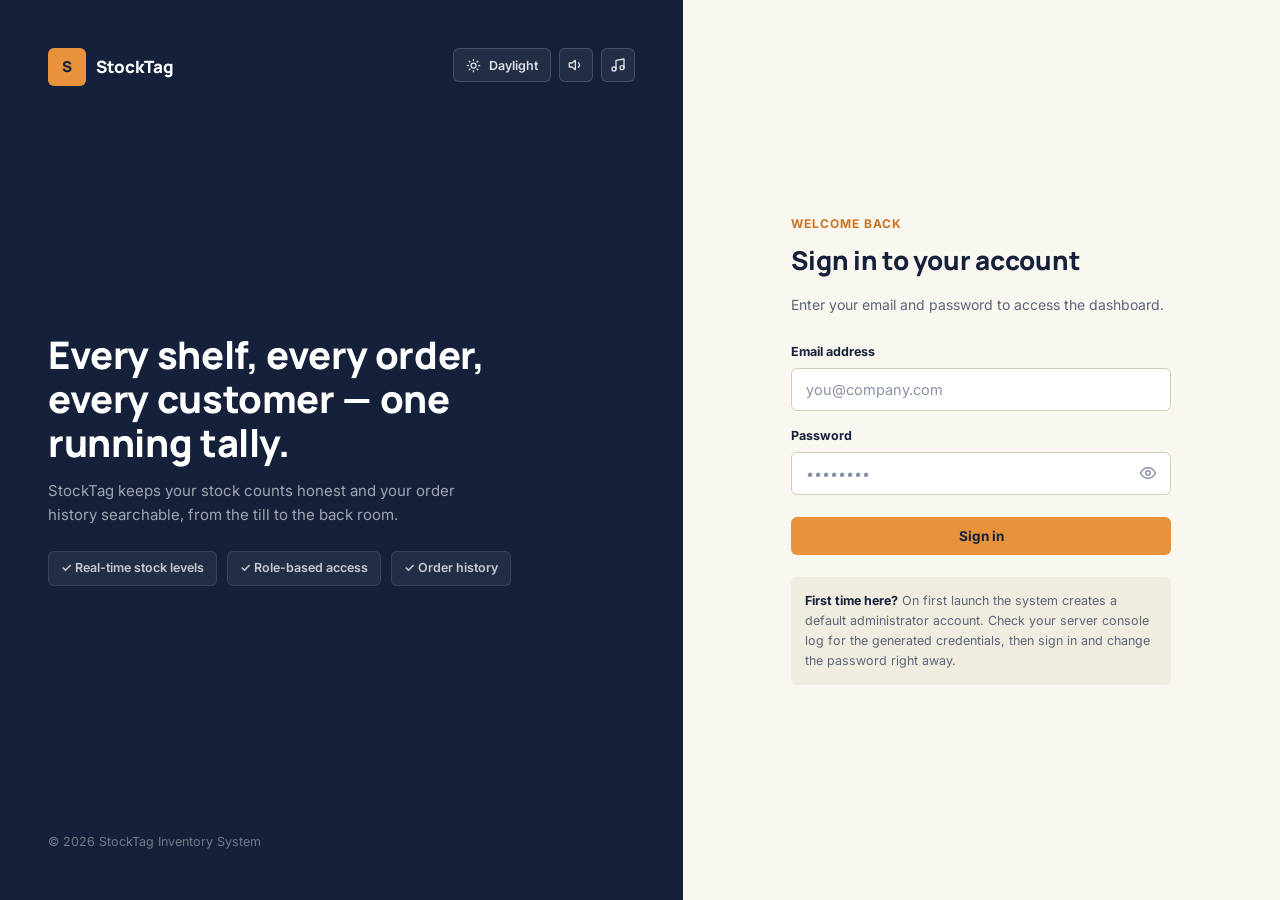
<file: inventory-web/index.html>
<!DOCTYPE html>
<html lang="en">
<head>
  <meta charset="UTF-8" />
  <meta name="viewport" content="width=device-width, initial-scale=1.0, maximum-scale=1" />
  <script>(function(){var t=localStorage.getItem("inv_theme");if(t==="tavern"){document.documentElement.setAttribute("data-theme","tavern");}})();</script>
  <title>Sign in · StockTag Inventory</title>
  <link rel="stylesheet" href="css/tokens.css" />
  <link rel="stylesheet" href="css/components.css" />
  <link rel="stylesheet" href="css/login.css" />
  <link rel="stylesheet" href="css/animations.css" />
  <link rel="stylesheet" href="css/theme-tavern.css" />
</head>
<body>
  <div class="login-screen">
    <aside class="login-aside">
      <div class="brand-mark">
        <div class="mark">S</div>
        <div class="name">StockTag</div>
      </div>

      <div id="loginAvControls" style="display:flex; gap:8px; position:absolute; top:48px; right:48px;"></div>

      <div class="pitch">
        <h2>Every shelf, every order, every customer — one running tally.</h2>
        <p>StockTag keeps your stock counts honest and your order history searchable, from the till to the back room.</p>
        <div class="tag-row" style="margin-top:24px;">
          <span class="tag-chip">✓ Real-time stock levels</span>
          <span class="tag-chip">✓ Role-based access</span>
          <span class="tag-chip">✓ Order history</span>
        </div>
      </div>

      <div style="font-size:12.5px; color:rgba(255,255,255,0.4);">© <span id="year"></span> StockTag Inventory System</div>
    </aside>

    <main class="login-main">
      <div class="login-card">
        <div id="loginAvControlsMobile" style="display:none; gap:8px; margin-bottom:20px; justify-content:center;"></div>
        <div class="eyebrow">Welcome back</div>
        <h1>Sign in to your account</h1>
        <p class="sub">Enter your email and password to access the dashboard.</p>

        <div id="loginError" style="display:none;"></div>

        <form id="loginForm" novalidate>
          <div class="field">
            <label for="email">Email address</label>
            <input type="email" id="email" name="email" placeholder="you@company.com" autocomplete="username" required />
          </div>

          <div class="field">
            <label for="password">Password</label>
            <div class="password-field">
              <input type="password" id="password" name="password" placeholder="••••••••" autocomplete="current-password" required />
              <button type="button" class="password-toggle" id="togglePassword" aria-label="Show password"></button>
            </div>
          </div>

          <button type="submit" class="btn btn-primary btn-block submit-btn" id="loginSubmit">
            Sign in
          </button>
        </form>

        <div class="login-hint">
          <strong>First time here?</strong> On first launch the system creates a default administrator account. Check your server console log for the generated credentials, then sign in and change the password right away.
        </div>
      </div>
    </main>
  </div>

  <script src="js/api.js"></script>
  <script src="js/audio.js"></script>
  <script src="js/theme.js"></script>
  <script src="js/ui.js"></script>
  <script>
    document.getElementById('year').textContent = new Date().getFullYear();

    // Already logged in? Skip straight to dashboard.
    if (API.isLoggedIn()) {
      location.href = 'dashboard.html';
    }

    // AV controls (theme/sound/music) — styled for the dark aside panel.
    const avHost = document.getElementById('loginAvControls');
    avHost.innerHTML = renderAvControls();
    avHost.querySelectorAll('.theme-toggle, .av-toggle').forEach((el) => {
      el.style.background = 'rgba(255,255,255,0.06)';
      el.style.borderColor = 'rgba(255,255,255,0.16)';
      el.style.color = 'rgba(255,255,255,0.85)';
    });
    wireAvControls();

    // Mobile fallback (aside is hidden on small screens via CSS)
    const avHostMobile = document.getElementById('loginAvControlsMobile');
    if (window.matchMedia('(max-width: 880px)').matches) {
      avHostMobile.style.display = 'flex';
      avHostMobile.innerHTML = renderAvControls();
      wireAvControls();
    }

    const toggleBtn = document.getElementById('togglePassword');
    const pwInput = document.getElementById('password');
    toggleBtn.innerHTML = Icons.eye;
    let visible = false;
    toggleBtn.addEventListener('click', () => {
      visible = !visible;
      pwInput.type = visible ? 'text' : 'password';
      toggleBtn.innerHTML = visible ? Icons.eyeOff : Icons.eye;
      toggleBtn.setAttribute('aria-label', visible ? 'Hide password' : 'Show password');
    });

    const form = document.getElementById('loginForm');
    const errorBox = document.getElementById('loginError');
    const submitBtn = document.getElementById('loginSubmit');

    function showError(message) {
      errorBox.style.display = 'flex';
      errorBox.className = 'login-error';
      errorBox.innerHTML = `${Icons.alert}<span>${escapeHtml(message)}</span>`;
    }

    form.addEventListener('submit', async (e) => {
      e.preventDefault();
      errorBox.style.display = 'none';

      const email = document.getElementById('email').value.trim();
      const password = pwInput.value;

      submitBtn.disabled = true;
      submitBtn.textContent = 'Signing in…';

      try {
        const result = await API.login(email, password);
        API.setSession(result);
        location.href = 'dashboard.html';
      } catch (err) {
        showError(err.message || 'Incorrect email or password');
        submitBtn.disabled = false;
        submitBtn.textContent = 'Sign in';
      }
    });
  </script>
</body>
</html>
</file>
<file: inventory-web/css/tokens.css>
/* ============================================================
   Inventory — Design Tokens
   Subject: warehouse / stockroom operations tool.
   Palette: ink navy + warm paper + amber tag accent.
   ============================================================ */

@import url('https://fonts.googleapis.com/css2?family=Manrope:wght@500;700;800&family=Inter:wght@400;500;600;700&family=JetBrains+Mono:wght@500;600&display=swap');

:root {
  /* Color */
  --ink-900: #15213B;
  --ink-800: #1D2C4D;
  --ink-700: #283A61;
  --paper: #FAF7F0;
  --paper-dim: #F1ECE0;
  --card: #FFFFFF;
  --amber: #E8923C;
  --amber-dark: #C97324;
  --stock-green: #3D8361;
  --stock-green-bg: #E7F2EC;
  --alert-rust: #C44536;
  --alert-rust-bg: #FBE9E6;
  --slate: #5B6478;
  --slate-light: #8B93A6;
  --line: #E5E0D3;
  --line-strong: #D4CDB9;

  /* Type */
  --font-display: 'Manrope', system-ui, sans-serif;
  --font-body: 'Inter', system-ui, sans-serif;
  --font-mono: 'JetBrains Mono', ui-monospace, monospace;

  /* Scale */
  --radius-sm: 6px;
  --radius-md: 10px;
  --radius-lg: 16px;

  --shadow-sm: 0 1px 2px rgba(21, 33, 59, 0.06);
  --shadow-md: 0 4px 16px rgba(21, 33, 59, 0.08);
  --shadow-lg: 0 12px 32px rgba(21, 33, 59, 0.14);

  --sidebar-w: 248px;
  --topbar-h: 64px;
  --tabbar-h: 64px;
}

* { box-sizing: border-box; }

html, body {
  margin: 0;
  padding: 0;
  height: 100%;
}

body {
  font-family: var(--font-body);
  background: var(--paper);
  color: var(--ink-900);
  -webkit-font-smoothing: antialiased;
  font-size: 15px;
  line-height: 1.5;
}

h1, h2, h3, h4 {
  font-family: var(--font-display);
  font-weight: 800;
  color: var(--ink-900);
  margin: 0;
  letter-spacing: -0.01em;
}

a { color: inherit; text-decoration: none; }

button { font-family: inherit; }

/* Safety net: any inline SVG icon without a more specific size rule
   defaults to a sane 18px so a missing CSS rule can't balloon an icon
   to its raw viewBox dimensions. */
svg { width: 18px; height: 18px; display: inline-block; vertical-align: middle; }

::selection {
  background: var(--amber);
  color: var(--ink-900);
}

/* Visible keyboard focus everywhere */
:focus-visible {
  outline: 2px solid var(--amber);
  outline-offset: 2px;
  border-radius: 4px;
}

@media (prefers-reduced-motion: reduce) {
  *, *::before, *::after {
    animation-duration: 0.001ms !important;
    animation-iteration-count: 1 !important;
    transition-duration: 0.001ms !important;
  }
}

/* Scrollbar (webkit) - subtle, on-brand */
::-webkit-scrollbar { width: 10px; height: 10px; }
::-webkit-scrollbar-track { background: transparent; }
::-webkit-scrollbar-thumb {
  background: var(--line-strong);
  border-radius: 10px;
  border: 2px solid var(--paper);
}

.mono { font-family: var(--font-mono); font-variant-numeric: tabular-nums; }

.visually-hidden {
  position: absolute;
  width: 1px; height: 1px;
  overflow: hidden;
  clip: rect(0,0,0,0);
  white-space: nowrap;
}
</file>
<file: inventory-web/css/components.css>
/* ============================================================
   Components — buttons, cards, badges, stat tiles
   ============================================================ */

/* ---------- Buttons ---------- */
.btn {
  display: inline-flex;
  align-items: center;
  justify-content: center;
  gap: 8px;
  padding: 10px 18px;
  border-radius: var(--radius-sm);
  font-weight: 700;
  font-size: 13.5px;
  border: 1px solid transparent;
  cursor: pointer;
  transition: transform 80ms ease, box-shadow 120ms ease, background-color 120ms ease, border-color 120ms ease;
  white-space: nowrap;
}
.btn svg { width: 16px; height: 16px; flex-shrink: 0; }
.btn:active { transform: translateY(1px); }

.btn-primary {
  background: var(--amber);
  color: var(--ink-900);
}
.btn-primary:hover { background: var(--amber-dark); }

.btn-secondary {
  background: var(--card);
  color: var(--ink-900);
  border-color: var(--line-strong);
}
.btn-secondary:hover { border-color: var(--ink-700); }

.btn-danger {
  background: var(--card);
  color: var(--alert-rust);
  border-color: var(--alert-rust-bg);
}
.btn-danger:hover { background: var(--alert-rust-bg); }

.btn-ghost {
  background: transparent;
  color: var(--slate);
}
.btn-ghost:hover { background: var(--paper-dim); color: var(--ink-900); }

.btn-sm { padding: 7px 12px; font-size: 12.5px; }
.btn-icon { padding: 9px; }
.btn-block { width: 100%; }
.btn:disabled { opacity: 0.5; cursor: not-allowed; }

/* ---------- Cards ---------- */
.card {
  background: var(--card);
  border: 1px solid var(--line);
  border-radius: var(--radius-lg);
  box-shadow: var(--shadow-sm);
}

.card-header {
  display: flex;
  align-items: center;
  justify-content: space-between;
  gap: 12px;
  padding: 18px 20px;
  border-bottom: 1px solid var(--line);
  flex-wrap: wrap;
}
.card-header h3 { font-size: 16px; }
.card-body { padding: 20px; }

/* ---------- Stat tiles (shelf-tag signature) ---------- */
.stat-grid {
  display: grid;
  grid-template-columns: repeat(auto-fit, minmax(190px, 1fr));
  gap: 14px;
  margin-bottom: 22px;
}

.stat-tile {
  background: var(--card);
  border: 1px solid var(--line);
  border-radius: var(--radius-md);
  padding: 16px 18px;
  position: relative;
  overflow: hidden;
}

/* shelf-tag notch cut into the corner */
.stat-tile::before {
  content: "";
  position: absolute;
  top: 0; right: 0;
  width: 0; height: 0;
  border-style: solid;
  border-width: 0 18px 18px 0;
  border-color: transparent var(--paper-dim) transparent transparent;
}

.stat-tile .label {
  font-size: 11.5px;
  font-weight: 700;
  letter-spacing: 0.06em;
  text-transform: uppercase;
  color: var(--slate);
  margin-bottom: 8px;
}

.stat-tile .value {
  font-family: var(--font-mono);
  font-size: 26px;
  font-weight: 600;
  color: var(--ink-900);
  font-variant-numeric: tabular-nums;
}

.stat-tile .value.accent { color: var(--amber-dark); }
.stat-tile .value.danger { color: var(--alert-rust); }
.stat-tile .value.success { color: var(--stock-green); }

/* ---------- Badges ---------- */
.badge {
  display: inline-flex;
  align-items: center;
  gap: 5px;
  padding: 4px 10px;
  border-radius: 999px;
  font-size: 11.5px;
  font-weight: 700;
  letter-spacing: 0.01em;
}
.badge::before {
  content: "";
  width: 6px; height: 6px;
  border-radius: 50%;
  background: currentColor;
}
.badge-success { background: var(--stock-green-bg); color: var(--stock-green); }
.badge-danger { background: var(--alert-rust-bg); color: var(--alert-rust); }
.badge-neutral { background: var(--paper-dim); color: var(--slate); }
.badge-amber { background: rgba(232,146,60,0.14); color: var(--amber-dark); }

/* ---------- Forms ---------- */
.field { margin-bottom: 16px; }
.field label {
  display: block;
  font-size: 12.5px;
  font-weight: 700;
  color: var(--ink-900);
  margin-bottom: 6px;
}
.field .hint {
  font-size: 12px;
  color: var(--slate-light);
  margin-top: 5px;
}
.field .error-text {
  font-size: 12px;
  color: var(--alert-rust);
  margin-top: 5px;
  font-weight: 600;
}

input, select, textarea {
  width: 100%;
  font-family: var(--font-body);
  font-size: 14px;
  padding: 10px 12px;
  border-radius: var(--radius-sm);
  border: 1.5px solid var(--line-strong);
  background: var(--card);
  color: var(--ink-900);
  transition: border-color 120ms ease, box-shadow 120ms ease;
}
input:focus, select:focus, textarea:focus {
  outline: none;
  border-color: var(--amber);
  box-shadow: 0 0 0 3px rgba(232,146,60,0.16);
}
input.invalid, select.invalid { border-color: var(--alert-rust); }
input::placeholder { color: var(--slate-light); }

.input-row { display: flex; gap: 12px; }
.input-row > .field { flex: 1; }

.search-box {
  position: relative;
  max-width: 320px;
  flex: 1;
  min-width: 180px;
}
.search-box svg {
  position: absolute;
  left: 12px; top: 50%;
  transform: translateY(-50%);
  width: 16px; height: 16px;
  color: var(--slate-light);
  pointer-events: none;
}
.search-box input { padding-left: 36px; }

/* ---------- Empty / loading states ---------- */
.empty-state {
  text-align: center;
  padding: 56px 24px;
  color: var(--slate);
}
.empty-state .icon-wrap {
  width: 56px; height: 56px;
  border-radius: 50%;
  background: var(--paper-dim);
  display: flex; align-items: center; justify-content: center;
  margin: 0 auto 16px;
  color: var(--slate-light);
}
.empty-state h4 { font-size: 15px; margin-bottom: 6px; color: var(--ink-900); }
.empty-state p { font-size: 13.5px; margin: 0 0 16px; }

.spinner {
  width: 22px; height: 22px;
  border: 2.5px solid var(--line);
  border-top-color: var(--amber);
  border-radius: 50%;
  animation: spin 700ms linear infinite;
}
@keyframes spin { to { transform: rotate(360deg); } }

.loading-row {
  display: flex; align-items: center; justify-content: center;
  padding: 48px; gap: 10px; color: var(--slate);
  font-size: 13.5px; font-weight: 600;
}

/* ---------- Toasts ---------- */
.toast-stack {
  position: fixed;
  top: 18px; right: 18px;
  z-index: 100;
  display: flex; flex-direction: column; gap: 10px;
  max-width: 360px;
}
.toast {
  background: var(--ink-900);
  color: #fff;
  padding: 13px 16px;
  border-radius: var(--radius-sm);
  font-size: 13.5px;
  font-weight: 600;
  box-shadow: var(--shadow-lg);
  display: flex; align-items: flex-start; gap: 10px;
  animation: toast-in 200ms ease;
}
.toast.success { border-left: 3px solid var(--stock-green); }
.toast.error { border-left: 3px solid var(--alert-rust); }
.toast svg { flex-shrink: 0; width: 18px; height: 18px; margin-top: 1px; }

@keyframes toast-in {
  from { opacity: 0; transform: translateX(16px); }
  to { opacity: 1; transform: translateX(0); }
}

@media (max-width: 560px) {
  .toast-stack { left: 12px; right: 12px; top: 12px; max-width: none; }
}
</file>
<file: inventory-web/css/login.css>
/* ============================================================
   Login screen
   ============================================================ */

.login-screen {
  min-height: 100vh;
  display: flex;
}

.login-aside {
  flex: 1.1;
  background: var(--ink-900);
  color: #fff;
  display: flex;
  flex-direction: column;
  justify-content: space-between;
  padding: 48px;
  position: relative;
  overflow: hidden;
}

.login-aside .brand-mark {
  display: flex;
  align-items: center;
  gap: 10px;
}
.login-aside .brand-mark .mark {
  width: 38px; height: 38px;
  border-radius: var(--radius-sm);
  background: var(--amber);
  display: flex; align-items: center; justify-content: center;
  font-family: var(--font-display);
  font-weight: 800;
  color: var(--ink-900);
}
.login-aside .brand-mark .name { font-family: var(--font-display); font-weight: 800; font-size: 17px; }

.login-aside .pitch h2 {
  font-size: clamp(26px, 3.2vw, 38px);
  line-height: 1.15;
  max-width: 480px;
  margin-bottom: 14px;
  color: #fff;
}
.login-aside .pitch p {
  color: rgba(255,255,255,0.6);
  font-size: 15px;
  max-width: 420px;
  line-height: 1.6;
}

.login-aside .tag-row {
  display: flex;
  gap: 10px;
  flex-wrap: wrap;
}
.login-aside .tag-chip {
  display: inline-flex;
  align-items: center;
  gap: 6px;
  padding: 7px 12px;
  border-radius: var(--radius-sm);
  background: rgba(255,255,255,0.06);
  border: 1px solid rgba(255,255,255,0.1);
  font-size: 12.5px;
  font-weight: 600;
  color: rgba(255,255,255,0.75);
}
.login-aside .tag-chip svg { width: 14px; height: 14px; color: var(--amber); }

/* decorative grid of shelf-tag notches */
.login-aside .deco {
  position: absolute;
  right: -60px; bottom: -60px;
  width: 320px; height: 320px;
  opacity: 0.5;
}

.login-main {
  flex: 1;
  display: flex;
  align-items: center;
  justify-content: center;
  padding: 32px;
  background: var(--paper);
}

.login-card {
  width: 100%;
  max-width: 380px;
}

.login-card .eyebrow {
  font-size: 12px;
  font-weight: 700;
  letter-spacing: 0.08em;
  text-transform: uppercase;
  color: var(--amber-dark);
  margin-bottom: 8px;
}

.login-card h1 { font-size: 26px; margin-bottom: 8px; }
.login-card .sub { color: var(--slate); font-size: 14px; margin-bottom: 28px; }

.login-card .field input { padding: 12px 14px; font-size: 14.5px; }

.password-field { position: relative; }
.password-toggle {
  position: absolute;
  right: 10px; top: 50%;
  transform: translateY(-50%);
  background: none; border: none;
  color: var(--slate-light);
  cursor: pointer;
  padding: 4px;
  display: flex;
}

.login-error {
  background: var(--alert-rust-bg);
  color: var(--alert-rust);
  font-size: 13px;
  font-weight: 600;
  padding: 11px 14px;
  border-radius: var(--radius-sm);
  margin-bottom: 18px;
  display: flex;
  align-items: flex-start;
  gap: 8px;
}
.login-error svg { width: 16px; height: 16px; flex-shrink: 0; margin-top: 1px; }

.login-card .submit-btn { margin-top: 6px; }

.login-hint {
  margin-top: 22px;
  padding: 14px;
  background: var(--paper-dim);
  border-radius: var(--radius-sm);
  font-size: 12.5px;
  color: var(--slate);
  line-height: 1.6;
}
.login-hint strong { color: var(--ink-900); }

@media (max-width: 880px) {
  .login-aside { display: none; }
  .login-main { padding: 24px; }
  #loginAvControls {
    position: static !important;
    margin-bottom: 20px;
    justify-content: center;
  }
  #loginAvControls .theme-toggle,
  #loginAvControls .av-toggle {
    background: var(--card) !important;
    border-color: var(--line-strong) !important;
    color: var(--ink-900) !important;
  }
}
</file>
<file: inventory-web/css/animations.css>
/* ============================================================
   Animations — entrance transitions, micro-interactions
   Respects prefers-reduced-motion (see tokens.css global rule)
   ============================================================ */

/* Page content fade/rise on load */
@keyframes content-in {
  from { opacity: 0; transform: translateY(8px); }
  to { opacity: 1; transform: translateY(0); }
}
.content > * { animation: content-in 320ms cubic-bezier(0.2, 0.8, 0.3, 1) backwards; }
.content > *:nth-child(1) { animation-delay: 0ms; }
.content > *:nth-child(2) { animation-delay: 40ms; }
.content > *:nth-child(3) { animation-delay: 80ms; }

/* Stat tiles cascade in */
.stat-grid .stat-tile {
  animation: content-in 360ms cubic-bezier(0.2, 0.8, 0.3, 1) backwards;
}
.stat-grid .stat-tile:nth-child(1) { animation-delay: 0ms; }
.stat-grid .stat-tile:nth-child(2) { animation-delay: 50ms; }
.stat-grid .stat-tile:nth-child(3) { animation-delay: 100ms; }
.stat-grid .stat-tile:nth-child(4) { animation-delay: 150ms; }
.stat-grid .stat-tile:nth-child(5) { animation-delay: 200ms; }
.stat-grid .stat-tile:nth-child(6) { animation-delay: 250ms; }

.stat-tile {
  transition: transform 160ms cubic-bezier(0.2, 0.8, 0.3, 1), box-shadow 160ms ease;
}
.stat-tile:hover {
  transform: translateY(-3px);
  box-shadow: var(--shadow-md);
}

/* Table rows stagger in */
.data-table tbody tr {
  animation: content-in 240ms cubic-bezier(0.2, 0.8, 0.3, 1) backwards;
}
.data-table tbody tr:nth-child(n+1) { animation-delay: calc((var(--row-index, 0)) * 25ms); }

/* Buttons: gentle press feedback already via :active transform; add ripple-free glow */
.btn-primary {
  position: relative;
  overflow: hidden;
}
.btn-primary::after {
  content: "";
  position: absolute;
  inset: 0;
  background: rgba(255,255,255,0.25);
  opacity: 0;
  transition: opacity 300ms ease;
  pointer-events: none;
}
.btn-primary:active::after { opacity: 1; transition: none; }

/* Nav items slide-highlight */
.nav-item {
  transition: background-color 140ms ease, color 140ms ease, padding-left 140ms ease;
}
.nav-item:hover:not(.active) { padding-left: 16px; }

/* Cards lift slightly on hover where interactive */
tr[onclick] { transition: background-color 120ms ease; }

/* Modal/overlay already animated in modal.css; add subtle scale-pop to confirm icon */
.confirm-icon {
  animation: pop-in 240ms cubic-bezier(0.34, 1.56, 0.64, 1);
}
@keyframes pop-in {
  from { transform: scale(0.5); opacity: 0; }
  to { transform: scale(1); opacity: 1; }
}

/* Low-stock badge subtle pulse to draw the eye, not annoying/looping forever fast */
.badge-danger {
  animation: badge-pulse 2.4s ease-in-out infinite;
}
@keyframes badge-pulse {
  0%, 100% { box-shadow: 0 0 0 0 rgba(196, 69, 54, 0); }
  50% { box-shadow: 0 0 0 4px rgba(196, 69, 54, 0.12); }
}

/* Spinner already rotates; add fade-in for loading rows */
.loading-row { animation: content-in 200ms ease; }

/* Toggle switches (theme/sound) gentle icon rotation on toggle */
.theme-toggle svg, .av-toggle svg {
  transition: transform 220ms cubic-bezier(0.34, 1.56, 0.64, 1);
}
.theme-toggle:active svg, .av-toggle:active svg {
  transform: rotate(-18deg) scale(0.9);
}

/* Cart line items in new-order page animate in on add */
.cart-line {
  animation: cart-line-in 220ms cubic-bezier(0.2, 0.8, 0.3, 1);
}
@keyframes cart-line-in {
  from { opacity: 0; transform: translateX(-6px); }
  to { opacity: 1; transform: translateX(0); }
}

.product-pick { transition: transform 120ms ease, border-color 120ms ease, box-shadow 120ms ease; }
.product-pick:hover:not(:disabled) { box-shadow: var(--shadow-sm); }

@media (prefers-reduced-motion: reduce) {
  .content > *, .stat-tile, .data-table tbody tr, .cart-line, .confirm-icon, .badge-danger {
    animation: none !important;
  }
}
</file>
<file: inventory-web/css/theme-tavern.css>
/* ============================================================
   Theme: "Boar Hat Tavern" — dark, mood-inspired alt theme
   Deep purples / wine reds / tavern gold. Original palette,
   not affiliated with or depicting any copyrighted franchise.
   Activated via [data-theme="tavern"] on <html>.
   ============================================================ */

html[data-theme="tavern"] {
  --ink-900: #F4ECE0;          /* now used as "light text on dark" */
  --ink-800: #E8DCC8;
  --ink-700: #D8C9A8;
  --paper: #1A1322;            /* deep aubergine-black background */
  --paper-dim: #241A2E;
  --card: #271C33;
  --amber: #D9A441;            /* tavern gold */
  --amber-dark: #C28A2A;
  --stock-green: #5FA37C;
  --stock-green-bg: rgba(95, 163, 124, 0.16);
  --alert-rust: #E0566B;       /* wine red */
  --alert-rust-bg: rgba(224, 86, 107, 0.16);
  --slate: #B6A8C4;
  --slate-light: #7E6E8F;
  --line: #3A2B4A;
  --line-strong: #4D3A60;

  --shadow-sm: 0 1px 2px rgba(0, 0, 0, 0.3);
  --shadow-md: 0 4px 16px rgba(0, 0, 0, 0.4);
  --shadow-lg: 0 12px 36px rgba(0, 0, 0, 0.55);

  color-scheme: dark;
}

/* Sidebar / topbar need their own dark-on-dark adjustments since the
   base theme hardcodes a navy sidebar that already reads dark. In tavern
   mode we deepen it further and swap the accent glow to a wine-purple. */
html[data-theme="tavern"] .sidebar {
  background: linear-gradient(180deg, #140D1B 0%, #1E1428 100%);
  border-right: 1px solid #3A2B4A;
}

html[data-theme="tavern"] .sidebar-brand .mark {
  background: linear-gradient(135deg, #D9A441, #B5762A);
  box-shadow: 0 0 18px rgba(217, 164, 65, 0.35);
}

html[data-theme="tavern"] .nav-item.active {
  background: rgba(217, 164, 65, 0.12);
}

html[data-theme="tavern"] .topbar {
  background: var(--paper);
  border-bottom-color: var(--line);
}

html[data-theme="tavern"] body {
  background:
    radial-gradient(ellipse at top right, rgba(217, 164, 65, 0.05), transparent 50%),
    radial-gradient(ellipse at bottom left, rgba(224, 86, 107, 0.05), transparent 50%),
    var(--paper);
}

html[data-theme="tavern"] .card,
html[data-theme="tavern"] .stat-tile,
html[data-theme="tavern"] .modal,
html[data-theme="tavern"] input,
html[data-theme="tavern"] select,
html[data-theme="tavern"] textarea {
  background: var(--card);
}

html[data-theme="tavern"] .stat-tile::before {
  border-color: transparent var(--paper-dim) transparent transparent;
}

html[data-theme="tavern"] .btn-primary {
  background: linear-gradient(135deg, var(--amber), var(--amber-dark));
  color: #1A1322;
}

html[data-theme="tavern"] ::-webkit-scrollbar-thumb {
  background: var(--line-strong);
  border-color: var(--paper);
}

html[data-theme="tavern"] .login-aside {
  background: linear-gradient(160deg, #140D1B 0%, #241431 100%);
}

/* Theme toggle switch (placed in topbar / sidebar footer) */
.theme-toggle {
  display: inline-flex;
  align-items: center;
  gap: 8px;
  padding: 8px 12px;
  border-radius: var(--radius-sm);
  border: 1px solid var(--line-strong);
  background: var(--card);
  color: var(--ink-900);
  cursor: pointer;
  font-weight: 600;
  font-size: 12.5px;
  transition: border-color 120ms ease, transform 80ms ease;
}
.theme-toggle:hover { border-color: var(--amber); }
.theme-toggle:active { transform: scale(0.97); }
.theme-toggle svg { width: 15px; height: 15px; }

/* Sound + music toggle pills */
.av-toggle {
  width: 34px; height: 34px;
  display: inline-flex; align-items: center; justify-content: center;
  border-radius: var(--radius-sm);
  border: 1px solid var(--line-strong);
  background: var(--card);
  color: var(--slate);
  cursor: pointer;
  transition: all 120ms ease;
}
.av-toggle svg { width: 16px; height: 16px; }
.av-toggle:hover { border-color: var(--amber); color: var(--ink-900); }
.av-toggle.active { border-color: var(--amber); color: var(--amber-dark); background: rgba(232,146,60,0.1); }
</file>
<file: inventory-web/css/layout.css>
/* ============================================================
   Layout shell — sidebar (desktop) / bottom tab bar (mobile)
   ============================================================ */

.app-shell {
  display: flex;
  min-height: 100vh;
}

/* ---------- Sidebar (desktop) ---------- */
.sidebar {
  width: var(--sidebar-w);
  flex-shrink: 0;
  background: var(--ink-900);
  color: #fff;
  display: flex;
  flex-direction: column;
  position: fixed;
  top: 0; left: 0; bottom: 0;
  z-index: 40;
}

.sidebar-brand {
  display: flex;
  align-items: center;
  gap: 10px;
  padding: 22px 22px 18px;
}

.sidebar-brand .mark {
  width: 34px; height: 34px;
  border-radius: var(--radius-sm);
  background: var(--amber);
  display: flex; align-items: center; justify-content: center;
  font-family: var(--font-display);
  font-weight: 800;
  color: var(--ink-900);
  font-size: 16px;
  position: relative;
}
/* shelf-tag notch */
.sidebar-brand .mark::after {
  content: "";
  position: absolute;
  right: -5px; top: 50%;
  transform: translateY(-50%);
  width: 0; height: 0;
  border-top: 5px solid transparent;
  border-bottom: 5px solid transparent;
  border-left: 5px solid var(--amber);
}

.sidebar-brand .name {
  font-family: var(--font-display);
  font-weight: 800;
  font-size: 16px;
  letter-spacing: -0.01em;
}
.sidebar-brand .name span {
  display: block;
  font-family: var(--font-body);
  font-weight: 500;
  font-size: 11px;
  color: rgba(255,255,255,0.5);
  letter-spacing: 0.04em;
  text-transform: uppercase;
  margin-top: 1px;
}

.sidebar-nav {
  flex: 1;
  padding: 8px 12px;
  overflow-y: auto;
}

.nav-item {
  display: flex;
  align-items: center;
  gap: 12px;
  padding: 11px 12px;
  border-radius: var(--radius-sm);
  color: rgba(255,255,255,0.68);
  font-weight: 600;
  font-size: 14px;
  margin-bottom: 2px;
  cursor: pointer;
  border: none;
  background: transparent;
  width: 100%;
  text-align: left;
  position: relative;
  transition: background-color 120ms ease, color 120ms ease;
}

.nav-item svg { flex-shrink: 0; width: 18px; height: 18px; }

.nav-item:hover {
  background: rgba(255,255,255,0.06);
  color: #fff;
}

.nav-item.active {
  background: rgba(232,146,60,0.14);
  color: #fff;
}

.nav-item.active::before {
  content: "";
  position: absolute;
  left: -12px; top: 6px; bottom: 6px;
  width: 3px;
  background: var(--amber);
  border-radius: 0 3px 3px 0;
}

.nav-section-label {
  font-size: 10.5px;
  font-weight: 700;
  letter-spacing: 0.08em;
  text-transform: uppercase;
  color: rgba(255,255,255,0.35);
  padding: 16px 12px 6px;
}

.sidebar-footer {
  padding: 14px 16px 18px;
  border-top: 1px solid rgba(255,255,255,0.08);
}

.user-chip {
  display: flex;
  align-items: center;
  gap: 10px;
}

.user-chip .avatar {
  width: 34px; height: 34px;
  border-radius: 50%;
  background: var(--ink-700);
  display: flex; align-items: center; justify-content: center;
  font-weight: 700;
  font-size: 13px;
  color: var(--amber);
  flex-shrink: 0;
}

.user-chip .meta { min-width: 0; flex: 1; }
.user-chip .meta .uname {
  font-size: 13px; font-weight: 700; color: #fff;
  white-space: nowrap; overflow: hidden; text-overflow: ellipsis;
}
.user-chip .meta .urole {
  font-size: 11.5px; color: rgba(255,255,255,0.5);
  text-transform: capitalize;
}

.logout-btn {
  margin-top: 12px;
  width: 100%;
  display: flex; align-items: center; justify-content: center; gap: 8px;
  padding: 9px;
  border-radius: var(--radius-sm);
  background: rgba(255,255,255,0.06);
  color: rgba(255,255,255,0.8);
  border: 1px solid rgba(255,255,255,0.08);
  font-weight: 600;
  font-size: 13px;
  cursor: pointer;
  transition: background-color 120ms ease;
}
.logout-btn svg { width: 15px; height: 15px; flex-shrink: 0; }
.logout-btn:hover { background: rgba(196,69,54,0.25); color: #fff; }

/* ---------- Main content area ---------- */
.main-area {
  flex: 1;
  margin-left: var(--sidebar-w);
  min-width: 0;
  display: flex;
  flex-direction: column;
}

.topbar {
  height: var(--topbar-h);
  display: flex;
  align-items: center;
  justify-content: space-between;
  gap: 16px;
  padding: 0 28px;
  position: sticky;
  top: 0;
  background: var(--paper);
  z-index: 30;
  border-bottom: 1px solid var(--line);
}

.topbar-title h1 { font-size: 21px; }
.topbar-title .crumb {
  font-size: 12.5px;
  color: var(--slate);
  font-weight: 600;
  margin-bottom: 2px;
}

.mobile-menu-btn { display: none; }

.content {
  padding: 24px 28px 100px;
  flex: 1;
}

/* ---------- Mobile bottom tab bar ---------- */
.tabbar {
  display: none;
}

/* ============================================================
   Responsive breakpoints
   ============================================================ */
@media (max-width: 980px) {
  .sidebar { display: none; }
  .main-area { margin-left: 0; }

  .content { padding: 18px 16px 90px; }
  .topbar { padding: 0 16px; }

  .tabbar {
    display: flex;
    position: fixed;
    bottom: 0; left: 0; right: 0;
    height: var(--tabbar-h);
    background: var(--ink-900);
    z-index: 40;
    padding: 6px 4px;
    padding-bottom: max(6px, env(safe-area-inset-bottom));
    box-shadow: 0 -4px 20px rgba(21,33,59,0.18);
  }

  .tabbar .nav-item {
    flex-direction: column;
    align-items: center;
    justify-content: center;
    gap: 3px;
    font-size: 10.5px;
    padding: 6px 4px;
    flex: 1;
    border-radius: var(--radius-sm);
  }

  .tabbar .nav-item.active::before {
    left: 50%; top: -6px; bottom: auto;
    transform: translateX(-50%);
    width: 22px; height: 3px;
    border-radius: 3px;
  }

  .tabbar .nav-item svg { width: 20px; height: 20px; }

  .mobile-menu-btn {
    display: flex;
    align-items: center; justify-content: center;
    width: 38px; height: 38px;
    border-radius: var(--radius-sm);
    background: var(--card);
    border: 1px solid var(--line);
    cursor: pointer;
  }
}

@media (max-width: 560px) {
  .topbar-title h1 { font-size: 18px; }
  .content { padding: 14px 12px 90px; }
}

@media (max-width: 700px) {
  .theme-toggle span { display: none; }
  .theme-toggle { padding: 8px; }
  .topbar { flex-wrap: wrap; height: auto; min-height: var(--topbar-h); padding-top: 10px; padding-bottom: 10px; gap: 8px; }
}
</file>
<file: inventory-web/css/table.css>
/* ============================================================
   Data table — desktop table, mobile stacked cards
   ============================================================ */

.table-wrap {
  overflow-x: auto;
  -webkit-overflow-scrolling: touch;
}

table.data-table {
  width: 100%;
  border-collapse: collapse;
  font-size: 13.5px;
}

.data-table thead th {
  text-align: left;
  font-size: 11px;
  font-weight: 700;
  letter-spacing: 0.06em;
  text-transform: uppercase;
  color: var(--slate);
  padding: 12px 16px;
  border-bottom: 1.5px solid var(--line);
  white-space: nowrap;
}

.data-table tbody td {
  padding: 13px 16px;
  border-bottom: 1px solid var(--line);
  color: var(--ink-900);
  vertical-align: middle;
}

.data-table tbody tr:last-child td { border-bottom: none; }
.data-table tbody tr { transition: background-color 100ms ease; }
.data-table tbody tr:hover { background: var(--paper-dim); }

.data-table .cell-primary { font-weight: 700; }
.data-table .cell-mono { font-family: var(--font-mono); font-variant-numeric: tabular-nums; }
.data-table .cell-muted { color: var(--slate); }
.data-table .cell-actions { text-align: right; white-space: nowrap; }

.row-actions {
  display: inline-flex;
  gap: 6px;
}
.row-actions button {
  width: 30px; height: 30px;
  display: flex; align-items: center; justify-content: center;
  border-radius: var(--radius-sm);
  border: 1px solid var(--line-strong);
  background: var(--card);
  color: var(--slate);
  cursor: pointer;
  transition: all 120ms ease;
}
.row-actions button svg { width: 14px; height: 14px; }
.row-actions button:hover { border-color: var(--ink-700); color: var(--ink-900); }
.row-actions button.danger:hover { border-color: var(--alert-rust); color: var(--alert-rust); background: var(--alert-rust-bg); }

/* ---------- Mobile: tables become stacked record cards ---------- */
@media (max-width: 760px) {
  .data-table thead { display: none; }

  .data-table, .data-table tbody, .data-table tr, .data-table td {
    display: block;
    width: 100%;
  }

  .data-table tr {
    border: 1px solid var(--line);
    border-radius: var(--radius-md);
    margin-bottom: 10px;
    padding: 6px 4px;
    background: var(--card);
  }

  .data-table td {
    border-bottom: none;
    padding: 7px 12px;
    display: flex;
    justify-content: space-between;
    align-items: center;
    gap: 12px;
    text-align: right;
  }

  .data-table td[data-label]::before {
    content: attr(data-label);
    font-size: 11px;
    font-weight: 700;
    text-transform: uppercase;
    letter-spacing: 0.05em;
    color: var(--slate);
    text-align: left;
  }

  .data-table td.cell-actions {
    justify-content: flex-end;
    padding-top: 10px;
  }
  .data-table td.cell-actions::before { content: none; }
}
</file>
<file: inventory-web/css/modal.css>
/* ============================================================
   Modal dialogs
   ============================================================ */

.modal-overlay {
  position: fixed;
  inset: 0;
  background: rgba(21, 33, 59, 0.5);
  backdrop-filter: blur(2px);
  display: flex;
  align-items: center;
  justify-content: center;
  padding: 20px;
  z-index: 80;
  animation: overlay-in 150ms ease;
}

@keyframes overlay-in {
  from { opacity: 0; }
  to { opacity: 1; }
}

.modal {
  background: var(--card);
  border-radius: var(--radius-lg);
  width: 100%;
  max-width: 480px;
  max-height: 88vh;
  display: flex;
  flex-direction: column;
  box-shadow: var(--shadow-lg);
  animation: modal-in 180ms cubic-bezier(0.2, 0.8, 0.3, 1);
}

.modal.modal-lg { max-width: 680px; }

@keyframes modal-in {
  from { opacity: 0; transform: translateY(12px) scale(0.98); }
  to { opacity: 1; transform: translateY(0) scale(1); }
}

.modal-header {
  display: flex;
  align-items: center;
  justify-content: space-between;
  padding: 18px 22px;
  border-bottom: 1px solid var(--line);
  flex-shrink: 0;
}
.modal-header h3 { font-size: 16px; }

.modal-close {
  width: 32px; height: 32px;
  display: flex; align-items: center; justify-content: center;
  border-radius: var(--radius-sm);
  border: none;
  background: var(--paper-dim);
  color: var(--slate);
  cursor: pointer;
}
.modal-close:hover { background: var(--line); color: var(--ink-900); }

.modal-body {
  padding: 22px;
  overflow-y: auto;
}

.modal-footer {
  display: flex;
  justify-content: flex-end;
  gap: 10px;
  padding: 16px 22px;
  border-top: 1px solid var(--line);
  flex-shrink: 0;
}

@media (max-width: 560px) {
  .modal-overlay { padding: 0; align-items: flex-end; }
  .modal {
    max-width: none;
    max-height: 92vh;
    border-radius: var(--radius-lg) var(--radius-lg) 0 0;
  }
  @keyframes modal-in {
    from { opacity: 0; transform: translateY(100%); }
    to { opacity: 1; transform: translateY(0); }
  }
}

/* Confirm dialog variant */
.confirm-icon {
  width: 48px; height: 48px;
  border-radius: 50%;
  background: var(--alert-rust-bg);
  color: var(--alert-rust);
  display: flex; align-items: center; justify-content: center;
  margin-bottom: 14px;
}
</file>
